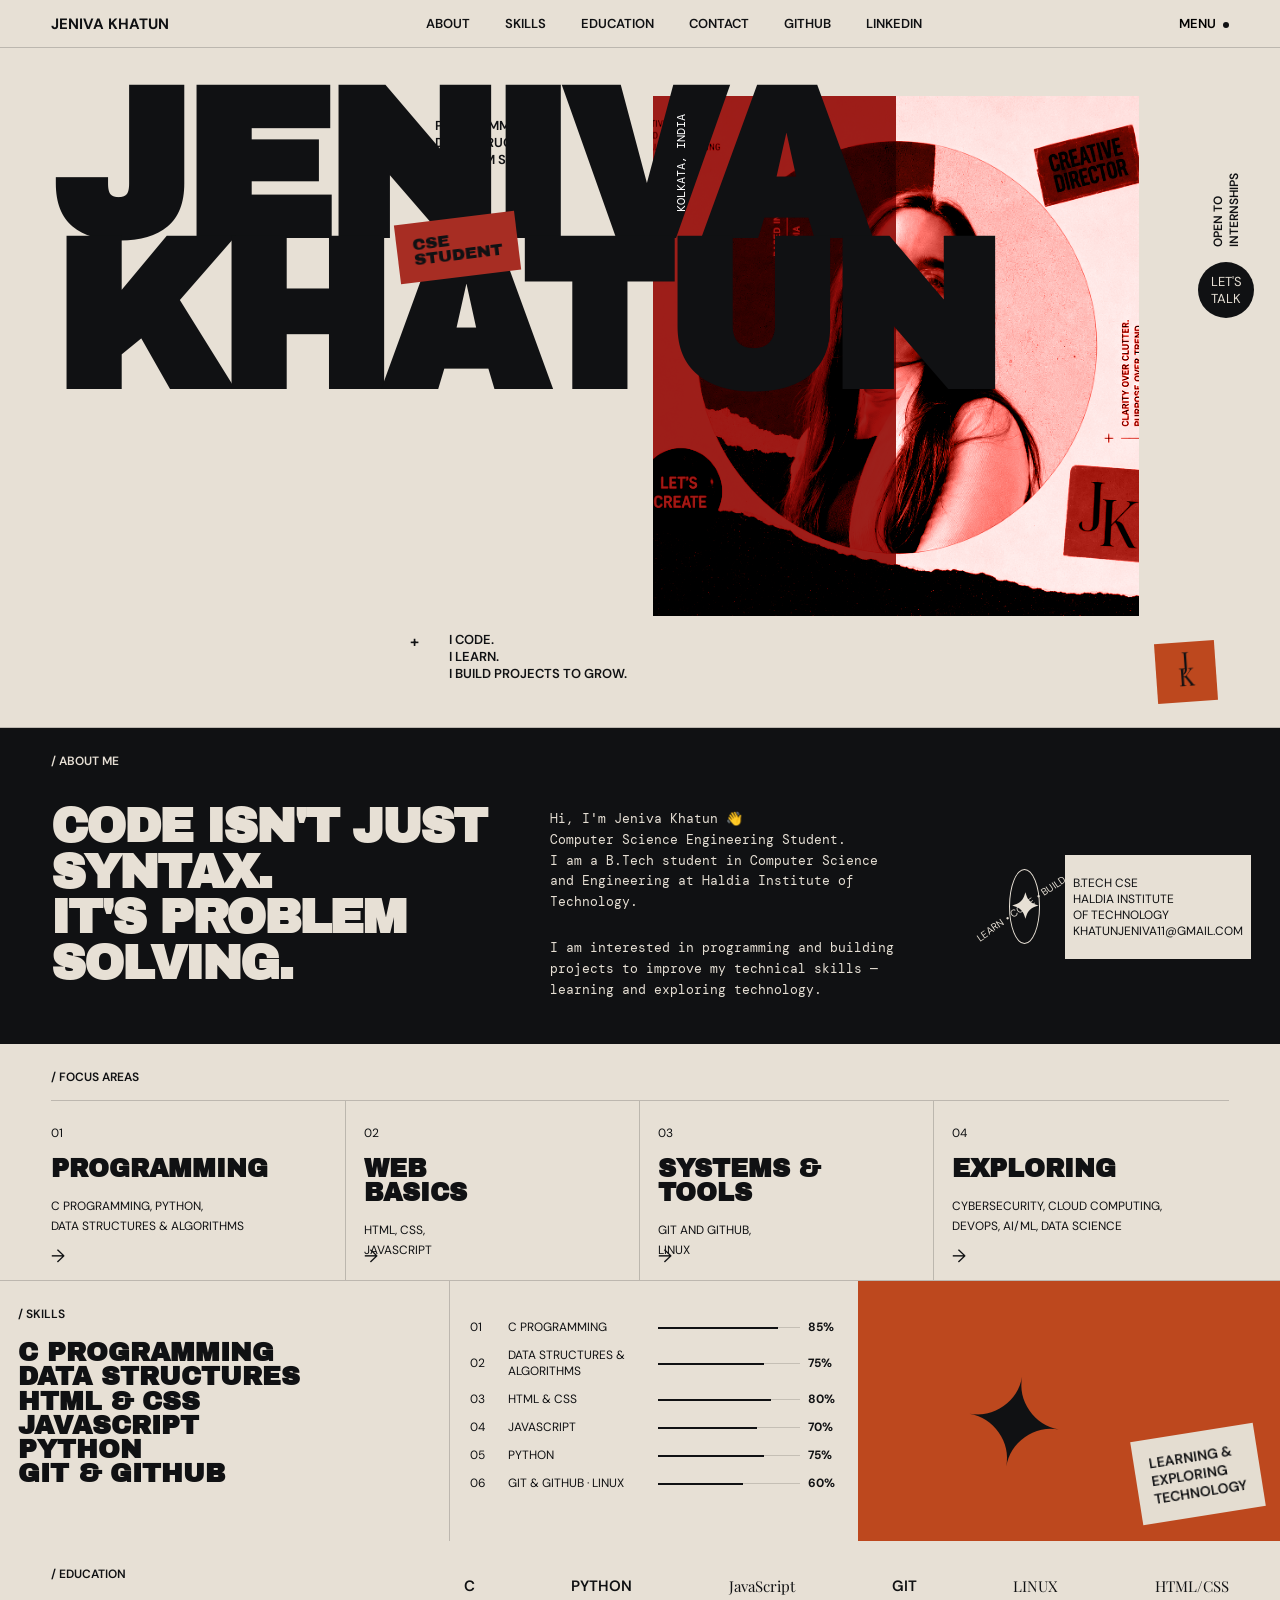
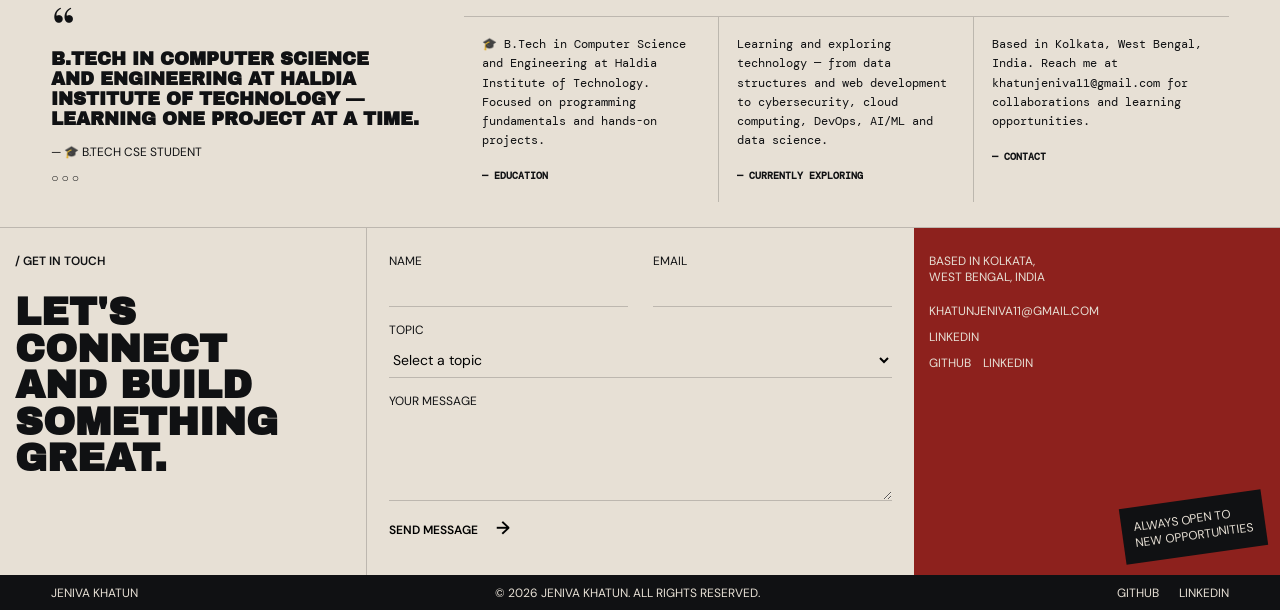
<file: index.html>
<!DOCTYPE html>
<html lang="en">
<head>
    <meta charset="UTF-8">
    <meta name="viewport" content="width=device-width, initial-scale=1.0">
    <title>Jeniva Khatun | B.Tech CSE Student Portfolio — Haldia Institute of Technology</title>
    <meta name="description" content="Jeniva Khatun is a B.Tech Computer Science Engineering student at Haldia Institute of Technology, Kolkata, skilled in C programming, Python, data structures, HTML, CSS, JavaScript and Git. Open to internships and collaborations.">
    <meta name="keywords" content="Jeniva Khatun, Jeniva Khatun portfolio, Jeniva Khatun CSE, B.Tech CSE student, Haldia Institute of Technology, computer science student Kolkata, C programming, Python, data structures and algorithms, web development">
    <meta name="author" content="Jeniva Khatun">
    <meta name="robots" content="index, follow">
    <link rel="canonical" href="https://jeniva-khatun.github.io/">
    <meta property="og:type" content="website">
    <meta property="og:title" content="Jeniva Khatun | B.Tech CSE Student Portfolio">
    <meta property="og:description" content="B.Tech Computer Science Engineering student at Haldia Institute of Technology. Programming, data structures and web development. Open to internships.">
    <meta property="og:url" content="https://jeniva-khatun.github.io/">
    <meta property="og:image" content="https://jeniva-khatun.github.io/assets/hero-png.png">
    <meta property="og:site_name" content="Jeniva Khatun Portfolio">
    <meta name="twitter:card" content="summary_large_image">
    <meta name="twitter:title" content="Jeniva Khatun | B.Tech CSE Student Portfolio">
    <meta name="twitter:description" content="B.Tech Computer Science Engineering student at Haldia Institute of Technology. Programming, data structures and web development.">
    <meta name="twitter:image" content="https://jeniva-khatun.github.io/assets/hero-png.png">
    <script type="application/ld+json">
    {
      "@context": "https://schema.org",
      "@type": "Person",
      "name": "Jeniva Khatun",
      "url": "https://jeniva-khatun.github.io/",
      "image": "https://jeniva-khatun.github.io/assets/hero-png.png",
      "email": "mailto:khatunjeniva11@gmail.com",
      "jobTitle": "B.Tech Computer Science Engineering Student",
      "alumniOf": {
        "@type": "CollegeOrUniversity",
        "name": "Haldia Institute of Technology"
      },
      "address": {
        "@type": "PostalAddress",
        "addressLocality": "Kolkata",
        "addressRegion": "West Bengal",
        "addressCountry": "IN"
      },
      "sameAs": [
        "https://github.com/Jeniva-Khatun",
        "https://www.linkedin.com/in/jeniva-khatun-9a3600378/"
      ],
      "knowsAbout": ["C Programming", "Python", "Data Structures & Algorithms", "HTML & CSS", "JavaScript", "Git & GitHub", "Linux"]
    }
    </script>
    <link rel="stylesheet" href="style.css">
    <link rel="preconnect" href="https://fonts.googleapis.com">
    <link rel="preconnect" href="https://fonts.gstatic.com" crossorigin>
    <link href="https://fonts.googleapis.com/css2?family=Archivo+Black&family=DM+Mono:wght@400;500&family=DM+Sans:wght@400;500;600;700&family=Playfair+Display:wght@400;500&display=swap" rel="stylesheet">
</head>
<body>
<header class="navbar">
    <a href="#home" class="brand">JENIVA KHATUN</a>
    <nav>
        <a href="#about">ABOUT</a><a href="#skills">SKILLS</a>
        <a href="#education">EDUCATION</a><a href="#contact">CONTACT</a>
        <a href="https://github.com/Jeniva-Khatun" target="_blank" rel="noopener">GITHUB</a><a href="https://www.linkedin.com/in/jeniva-khatun-9a3600378/" target="_blank" rel="noopener">LINKEDIN</a>
    </nav>
    <button class="menu-toggle">MENU <span></span></button>
</header>

<main>
<section class="hero" id="home">
    <div class="hero-title"><h1>JENIVA<br>KHATUN</h1></div>
    <div class="hero-copy top-copy"><span>PROGRAMMING</span><span>DATA STRUCTURES</span><span>PROBLEM SOLVING</span></div>
    <div class="creative-label">CSE<br>STUDENT</div>
    <div class="hero-image">
        <div class="red-shape"></div>
        <img src="assets/hero-png.png" alt="Portrait of Jeniva Khatun">
        <span class="side-label">KOLKATA, INDIA</span>
    </div>
    <div class="hero-bottom-copy"><span>+</span><p>I CODE.<br>I LEARN.<br>I BUILD PROJECTS TO GROW.</p></div>
    <div class="talk-area"><span>OPEN TO<br>INTERNSHIPS</span><a href="#contact" class="talk-button">LET'S<br>TALK</a></div>
    <div class="sv-mark">J<br>K</div>
</section>

<section class="manifesto" id="about">
    <div class="section-tag">/ ABOUT ME</div>
    <div class="manifesto-grid">
        <h2>CODE ISN'T JUST<br>SYNTAX.<br>IT'S PROBLEM SOLVING.</h2>
        <div class="manifesto-text">
            <p>Hi, I'm Jeniva Khatun 👋<br>Computer Science Engineering Student.<br>I am a B.Tech student in Computer Science<br>and Engineering at Haldia Institute of Technology.</p>
            <p>I am interested in programming and building<br>projects to improve my technical skills —<br>learning and exploring technology.</p>
        </div>
        <div class="manifesto-badge">
            <div class="badge-circle"><span>LEARN • CODE • BUILD •</span><strong>✦</strong></div>
            <small>B.TECH CSE<br>HALDIA INSTITUTE<br>OF TECHNOLOGY<br>KHATUNJENIVA11@GMAIL.COM</small>
        </div>
    </div>
</section>

<section class="services" id="focus">
    <div class="section-tag">/ FOCUS AREAS</div>
    <div class="service-grid">
        <article><span>01</span><h3>PROGRAMMING</h3><p>C PROGRAMMING, PYTHON,<br>DATA STRUCTURES & ALGORITHMS</p><a href="https://github.com/Jeniva-Khatun/c-programs" target="_blank" rel="noopener">→</a></article>
        <article><span>02</span><h3>WEB<br>BASICS</h3><p>HTML, CSS,<br>JAVASCRIPT</p><a href="https://github.com/Jeniva-Khatun/Jeniva-Khatun.github.io" target="_blank" rel="noopener">→</a></article>
        <article><span>03</span><h3>SYSTEMS &amp;<br>TOOLS</h3><p>GIT AND GITHUB,<br>LINUX</p><a href="https://github.com/Jeniva-Khatun" target="_blank" rel="noopener">→</a></article>
        <article><span>04</span><h3>EXPLORING</h3><p>CYBERSECURITY, CLOUD COMPUTING,<br>DEVOPS, AI/ML, DATA SCIENCE</p><a href="https://github.com/Jeniva-Khatun/leetcode" target="_blank" rel="noopener">→</a></article>
    </div>
</section>

<section class="expertise" id="skills">
    <div class="expertise-left">
        <div class="section-tag">/ SKILLS</div>
        <h2>C PROGRAMMING<br>DATA STRUCTURES<br>HTML &amp; CSS<br>JAVASCRIPT<br>PYTHON<br>GIT &amp; GITHUB</h2>
    </div>
    <div class="expertise-skills">
        <div class="skill"><span>01</span><span>C PROGRAMMING</span><div class="line"><i style="width:85%"></i></div><strong>85%</strong></div>
        <div class="skill"><span>02</span><span>DATA STRUCTURES &amp; ALGORITHMS</span><div class="line"><i style="width:75%"></i></div><strong>75%</strong></div>
        <div class="skill"><span>03</span><span>HTML &amp; CSS</span><div class="line"><i style="width:80%"></i></div><strong>80%</strong></div>
        <div class="skill"><span>04</span><span>JAVASCRIPT</span><div class="line"><i style="width:70%"></i></div><strong>70%</strong></div>
        <div class="skill"><span>05</span><span>PYTHON</span><div class="line"><i style="width:75%"></i></div><strong>75%</strong></div>
        <div class="skill"><span>06</span><span>GIT &amp; GITHUB · LINUX</span><div class="line"><i style="width:60%"></i></div><strong>60%</strong></div>
    </div>
    <div class="ideas-card"><div class="star-symbol">✦</div><div class="paper-note">LEARNING &amp;<br>EXPLORING<br>TECHNOLOGY</div></div>
</section>

<section class="press" id="education">
    <div class="press-title">
        <div class="section-tag">/ EDUCATION</div><div class="quote">“</div>
        <h3>B.TECH IN COMPUTER SCIENCE<br>AND ENGINEERING AT HALDIA<br>INSTITUTE OF TECHNOLOGY —<br>LEARNING ONE PROJECT AT A TIME.</h3>
        <p>— 🎓 B.TECH CSE STUDENT<br><span>○ ○ ○</span></p>
    </div>
    <div class="press-logos">
        <div class="logo-row"><span>C</span><span>PYTHON</span><span class="serif">JavaScript</span><span>GIT</span><span class="serif">LINUX</span><span class="serif">HTML/CSS</span></div>
        <div class="testimonials">
            <article><p>🎓 B.Tech in Computer Science and Engineering at Haldia Institute of Technology. Focused on programming fundamentals and hands-on projects.</p><strong>— EDUCATION</strong></article>
            <article><p>Learning and exploring technology — from data structures and web development to cybersecurity, cloud computing, DevOps, AI/ML and data science.</p><strong>— CURRENTLY EXPLORING</strong></article>
            <article><p>Based in Kolkata, West Bengal, India. Reach me at khatunjeniva11@gmail.com for collaborations and learning opportunities.</p><strong>— CONTACT</strong></article>
        </div>
    </div>
</section>

<section class="contact-section" id="contact">
    <div class="contact-title"><div class="section-tag">/ GET IN TOUCH</div><h2>LET'S CONNECT<br>AND BUILD<br>SOMETHING GREAT.</h2></div>
    <form class="contact-form">
        <div class="input-row">
            <label>NAME<input type="text" required></label>
            <label>EMAIL<input type="email" required></label>
        </div>
        <label>TOPIC<select><option value="">Select a topic</option><option>Internship</option><option>Collaboration</option><option>Learning Opportunity</option><option>Other</option></select></label>
        <label>YOUR MESSAGE<textarea rows="4"></textarea></label>
        <button type="submit">SEND MESSAGE <span>→</span></button><p class="form-message"></p>
    </form>
    <div class="contact-info">
        <span>BASED IN KOLKATA,<br>WEST BENGAL, INDIA</span>
        <a href="mailto:khatunjeniva11@gmail.com">KHATUNJENIVA11@GMAIL.COM</a><a href="https://www.linkedin.com/in/jeniva-khatun-9a3600378/" target="_blank" rel="noopener">LINKEDIN</a>
        <div><a href="https://github.com/Jeniva-Khatun" target="_blank" rel="noopener">GITHUB</a> &nbsp;&nbsp; <a href="https://www.linkedin.com/in/jeniva-khatun-9a3600378/" target="_blank" rel="noopener">LINKEDIN</a></div>
        <div class="contact-note">ALWAYS OPEN TO<br>NEW OPPORTUNITIES</div>
    </div>
</section>
</main>

<footer><span>JENIVA KHATUN</span><span>© 2026 JENIVA KHATUN. ALL RIGHTS RESERVED.</span><div><a href="https://github.com/Jeniva-Khatun" target="_blank" rel="noopener">GITHUB</a><a href="https://www.linkedin.com/in/jeniva-khatun-9a3600378/" target="_blank" rel="noopener">LINKEDIN</a></div></footer>
<script src="script.js"></script>
</body>
</html>
</file>
<file: style.css>
:root{--black:#101113;--cream:#e7e0d5;--red:#9e211b;--orange:#bd481e;--line:rgba(20,20,20,.2)}*{box-sizing:border-box;margin:0;padding:0}html{scroll-behavior:smooth}body{background:var(--cream);color:var(--black);font-family:"DM Sans",sans-serif;overflow-x:hidden}a{color:inherit;text-decoration:none}button,input,textarea,select{font:inherit}.navbar{height:48px;padding:0 4%;display:flex;align-items:center;justify-content:space-between;border-bottom:1px solid var(--line);font-size:13px;font-weight:600;position:sticky;top:0;z-index:100;background:rgba(231,224,213,.95);backdrop-filter:blur(10px)}.brand{font-size:15px;font-weight:700}.navbar nav{display:flex;gap:35px}.navbar nav a:hover{text-decoration:underline}.menu-toggle{border:0;background:transparent;font-size:13px;cursor:pointer}.menu-toggle span{width:6px;height:6px;display:inline-block;background:var(--black);border-radius:50%;margin-left:4px}.hero{min-height:680px;position:relative;padding:45px 4% 25px;border-bottom:1px solid var(--line)}.hero-title h1{font-family:"Archivo Black",sans-serif;font-size:clamp(110px,17vw,210px);line-height:.72;letter-spacing:-10px;position:relative;z-index:3}.hero-copy{position:absolute;left:34%;top:70px;font-size:13px;line-height:1.3;font-weight:600}.hero-copy span{display:block}.creative-label{position:absolute;top:170px;left:31%;background:#a72d23;padding:14px 16px;transform:rotate(-7deg);font-family:"Archivo Black",sans-serif;font-size:17px;line-height:.9;z-index:5}.hero-image{position:absolute;width:38%;height:520px;left:51%;top:48px;overflow:hidden;background:#b52a21}.hero-image img{width:100%;height:100%;object-fit:cover;filter:grayscale(1) contrast(1.2);mix-blend-mode:luminosity}.red-shape{position:absolute;inset:0;background:linear-gradient(90deg,#9d201b 0 50%,transparent 50%);z-index:2;mix-blend-mode:multiply}.side-label{position:absolute;top:18px;left:20px;z-index:4;font-family:"DM Mono",monospace;color:#fff;font-size:12px;writing-mode:vertical-rl;transform:rotate(180deg)}.hero-bottom-copy{position:absolute;left:32%;bottom:45px;display:flex;gap:30px;align-items:flex-start;font-size:13px;font-weight:600}.hero-bottom-copy span{font-size:16px}.talk-area{position:absolute;right:2%;top:125px;display:flex;flex-direction:column;align-items:center;gap:15px}.talk-area>span{writing-mode:vertical-rl;transform:rotate(180deg);font-size:12px;font-weight:600}.talk-button{width:56px;height:56px;border-radius:50%;background:var(--black);color:var(--cream);display:flex;align-items:center;justify-content:center;text-align:center;font-size:13px}.sv-mark{position:absolute;bottom:25px;right:5%;width:60px;height:60px;background:var(--orange);font-family:"Playfair Display",serif;font-size:25px;line-height:.65;text-align:center;padding-top:10px;transform:rotate(-4deg)}.section-tag{font-size:12px;font-weight:600}.manifesto{background:var(--black);color:var(--cream);padding:25px 4%}.manifesto-grid{display:grid;grid-template-columns:1.1fr 1fr 220px;gap:60px;padding:35px 0 10px;min-height:250px}.manifesto h2{font-family:"Archivo Black",sans-serif;font-size:clamp(28px,4vw,48px);line-height:.95;letter-spacing:-2px}.manifesto-text{font-family:"DM Mono",monospace;font-size:13px;line-height:1.6;padding-top:5px}.manifesto-text p+p{margin-top:25px}.manifesto-badge{display:flex;align-items:center;gap:25px}.badge-circle{width:75px;height:75px;border:1px solid var(--cream);border-radius:50%;display:flex;align-items:center;justify-content:center;position:relative}.badge-circle span{position:absolute;font-size:10px;width:170px;text-align:center;transform:rotate(-35deg)}.badge-circle strong{font-size:35px}.manifesto-badge small{color:var(--black);background:var(--cream);padding:20px 8px;font-size:12px}.services{padding:25px 4% 0}.service-grid{margin-top:15px;display:grid;grid-template-columns:repeat(4,1fr);border-top:1px solid var(--line)}.service-grid article{min-height:170px;padding:20px 18px;border-right:1px solid var(--line);position:relative}.service-grid article:first-child{padding-left:0}.service-grid article:last-child{border-right:0}.service-grid article>span{font-size:12px}.service-grid h3{font-family:"Archivo Black",sans-serif;font-size:25px;line-height:.95;margin:15px 0}.service-grid p{font-size:12px;line-height:1.7}.service-grid a{position:absolute;bottom:12px;font-size:18px}.expertise{border-top:1px solid var(--line);display:grid;grid-template-columns:1.1fr 1fr 33%}.expertise-left{padding:25px 4%}.expertise-left h2{margin-top:18px;font-family:"Archivo Black",sans-serif;font-size:26px;line-height:.93}.expertise-skills{padding:38px 20px;border-left:1px solid var(--line)}.skill{display:grid;grid-template-columns:30px 1fr 1fr 30px;gap:8px;align-items:center;font-size:12px;margin-bottom:12px}.line{height:1px;background:rgba(0,0,0,.15)}.line i{display:block;height:2px;background:var(--black)}.ideas-card{background:var(--orange);position:relative;overflow:hidden;min-height:250px}.star-symbol{position:absolute;font-size:120px;left:25%;top:25%;transform:rotate(10deg)}.paper-note{position:absolute;right:20px;bottom:25px;background:#e4ddd1;padding:15px;font-size:14px;font-weight:600;transform:rotate(-9deg)}.selected-work{background:var(--black);color:var(--cream);padding:20px 3%}.work-heading{display:flex;justify-content:space-between;font-size:12px;margin-bottom:18px}.project-grid{display:grid;grid-template-columns:repeat(4,1fr);gap:3px}.project{height:175px;position:relative;overflow:hidden;transition:.25s}.project-name{position:absolute;top:10px;left:20px;z-index:3;font-family:"Archivo Black",sans-serif;font-size:36px;color:var(--black)}.serif{font-family:"Playfair Display",serif!important;font-weight:400}.project-photo{width:100%;height:100%}.dark-photo{background:linear-gradient(rgba(80,0,0,.3),rgba(80,0,0,.3)),url("https://images.unsplash.com/photo-1500648767791-00dcc994a43e?auto=format&fit=crop&w=700&q=80") center/cover}.architecture{background:url("https://images.unsplash.com/photo-1511818966892-d7d671e672a2?auto=format&fit=crop&w=700&q=80") center/cover;filter:grayscale(1)}.flower{background:url("https://images.unsplash.com/photo-1497250681960-ef046c08a56e?auto=format&fit=crop&w=700&q=80") center/cover;filter:sepia(.6) saturate(1.5)}.person{background:url("https://images.unsplash.com/photo-1524504388940-b1c1722653e1?auto=format&fit=crop&w=700&q=80") center/cover;filter:grayscale(1)}.project-meta{position:absolute;bottom:10px;left:10px;right:10px;display:flex;justify-content:space-between;font-size:10px}.project-meta span{background:var(--cream);color:var(--black);padding:5px 7px}.press{padding:25px 4%;display:grid;grid-template-columns:1fr 2fr;gap:30px}.quote{font-family:"Playfair Display",serif;font-size:60px;line-height:.8;margin-top:20px}.press-title h3{font-family:"Archivo Black",sans-serif;font-size:18px;line-height:1.1}.press-title p{margin-top:15px;font-size:12px}.press-title p span{display:block;margin-top:10px}.logo-row{display:flex;justify-content:space-between;align-items:center;border-bottom:1px solid var(--line);padding:10px 0 20px;font-size:15px;font-weight:600}.testimonials{display:grid;grid-template-columns:repeat(3,1fr)}.testimonials article{min-height:130px;padding:18px;border-right:1px solid var(--line);font-family:"DM Mono",monospace;font-size:12px;line-height:1.6}.testimonials article:last-child{border-right:0}.testimonials strong{display:block;margin-top:18px;font-size:10px}.contact-section{border-top:1px solid var(--line);display:grid;grid-template-columns:1fr 1.5fr 1fr}.contact-title,.contact-form,.contact-info{min-height:270px;padding:25px 4%}.contact-title h2{margin-top:25px;font-family:"Archivo Black",sans-serif;font-size:clamp(25px,3vw,40px);line-height:.95}.contact-form{border-left:1px solid var(--line)}.input-row{display:grid;grid-template-columns:1fr 1fr;gap:25px}.contact-form label{display:block;font-size:12px;margin-bottom:15px}.contact-form input,.contact-form select,.contact-form textarea{display:block;width:100%;border:0;border-bottom:1px solid var(--line);background:transparent;outline:none;padding:7px 0;margin-top:5px;font-size:14px}.contact-form textarea{resize:vertical}.contact-form button{border:0;background:transparent;cursor:pointer;font-size:12px;font-weight:600}.contact-form button span{margin-left:15px;font-size:18px}.form-message{margin-top:10px;font-size:12px}.contact-info{background:#8d211d;color:var(--cream);position:relative;display:flex;flex-direction:column;gap:10px;font-size:12px}.contact-info>span{margin-bottom:8px}.contact-note{position:absolute;right:15px;bottom:20px;background:var(--black);padding:12px;transform:rotate(-8deg)}footer{background:var(--black);color:var(--cream);min-height:35px;padding:0 4%;display:flex;justify-content:space-between;align-items:center;font-size:12px}footer div{display:flex;gap:20px}@media(max-width:900px){.hero{min-height:600px}.hero-image{width:45%;left:48%}.manifesto-grid,.expertise{grid-template-columns:1fr 1fr}.manifesto-badge{display:none}.ideas-card{grid-column:span 2}.contact-section{grid-template-columns:1fr 1fr}.contact-info{grid-column:span 2}}@media(max-width:650px){.navbar nav{display:none}.hero{min-height:680px}.hero-title h1{font-size:95px;letter-spacing:-6px}.hero-copy{left:60%;top:70px}.hero-image{width:72%;height:390px;left:20%;top:180px}.creative-label{left:7%;top:180px}.hero-bottom-copy{left:7%;bottom:20px}.talk-area{right:2%;top:80px}.sv-mark{display:none}.manifesto-grid,.service-grid,.expertise,.press,.contact-section{grid-template-columns:1fr}.manifesto-grid{gap:25px}.service-grid article{border-right:0;border-bottom:1px solid var(--line)}.expertise-skills,.contact-form{border-left:0}.ideas-card,.contact-info{grid-column:auto}.project-grid{grid-template-columns:1fr 1fr}.press-logos{overflow-x:auto}.logo-row{min-width:600px}.testimonials{min-width:700px}footer{min-height:80px;flex-direction:column;justify-content:center;gap:8px}}
</file>
